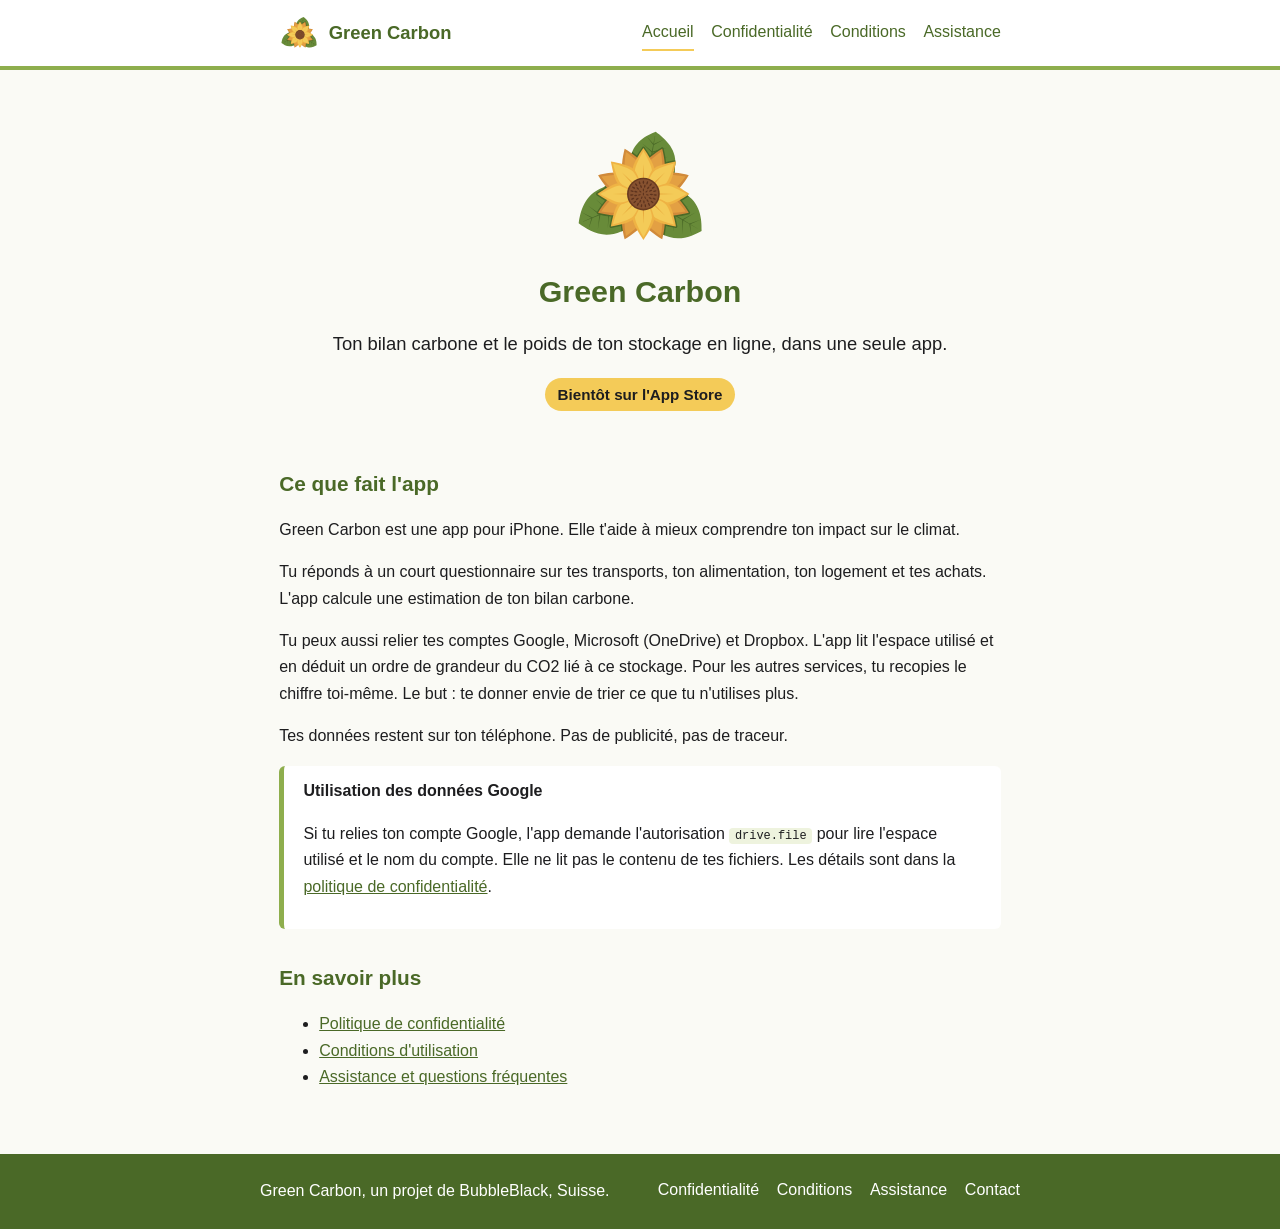
<file: index.html>
<!DOCTYPE html>
<html lang="fr">
<head>
<meta charset="utf-8">
<meta name="viewport" content="width=device-width, initial-scale=1">
<title>Green Carbon : ton bilan carbone et le poids de ton stockage en ligne</title>
<meta name="description" content="Green Carbon est une app iOS qui calcule ton bilan carbone et montre le poids CO2 de ton stockage en ligne.">
<link rel="stylesheet" href="style.css">
<link rel="icon" href="logo.svg" type="image/svg+xml">
<!-- À VÉRIFIER : si tu choisis la vérification Search Console par balise meta, colle ici la balise <meta name="google-site-verification" content="..."> (uniquement dans index.html). -->
</head>
<body>
<header class="site"><div class="bar">
<a class="marque" href="index.html"><img src="logo.svg" alt="" width="40" height="40">Green Carbon</a>
<nav aria-label="Navigation principale">
<a href="index.html" aria-current="page">Accueil</a>
<a href="confidentialite.html">Confidentialité</a>
<a href="conditions.html">Conditions</a>
<a href="assistance.html">Assistance</a>
</nav></div></header>
<main>
<div class="hero">
<img src="logo.svg" alt="Logo Green Carbon" width="140" height="140">
<h1>Green Carbon</h1>
<p class="accroche">Ton bilan carbone et le poids de ton stockage en ligne, dans une seule app.</p>
<p><span class="badge">Bientôt sur l'App Store</span></p>
</div>
<h2>Ce que fait l'app</h2>
<p>Green Carbon est une app pour iPhone. Elle t'aide à mieux comprendre ton impact sur le climat.</p>
<p>Tu réponds à un court questionnaire sur tes transports, ton alimentation, ton logement et tes achats. L'app calcule une estimation de ton bilan carbone.</p>
<p>Tu peux aussi relier tes comptes Google, Microsoft (OneDrive) et Dropbox. L'app lit l'espace utilisé et en déduit un ordre de grandeur du CO2 lié à ce stockage. Pour les autres services, tu recopies le chiffre toi-même. Le but : te donner envie de trier ce que tu n'utilises plus.</p>
<p>Tes données restent sur ton téléphone. Pas de publicité, pas de traceur.</p>
<div class="resume"><strong>Utilisation des données Google</strong>
<p>Si tu relies ton compte Google, l'app demande l'autorisation <code>drive.file</code> pour lire l'espace utilisé et le nom du compte. Elle ne lit pas le contenu de tes fichiers. Les détails sont dans la <a href="confidentialite.html">politique de confidentialité</a>.</p></div>
<h2>En savoir plus</h2>
<ul>
<li><a href="confidentialite.html">Politique de confidentialité</a></li>
<li><a href="conditions.html">Conditions d'utilisation</a></li>
<li><a href="assistance.html">Assistance et questions fréquentes</a></li>
</ul>
<!-- À VÉRIFIER : le nom affiché ici ("Green Carbon") doit être exactement le même que le champ "Nom de l'application" de l'écran de consentement Google et que le nom sur l'App Store. Dans le code, certains textes écrivent "GreenCarbone" : choisis une orthographe et garde-la partout. -->
<!-- À VÉRIFIER : ajoute le lien du badge App Store quand l'app sera publiée. -->
</main>
<footer><div class="bar"><span>Green Carbon, un projet de BubbleBlack, Suisse.</span>
<nav aria-label="Pied de page"><a href="confidentialite.html">Confidentialité</a><a href="conditions.html">Conditions</a><a href="assistance.html">Assistance</a><a href="mailto:bubbleblack_@hotmail.com">Contact</a></nav></div></footer>
</body>
</html>
</file>
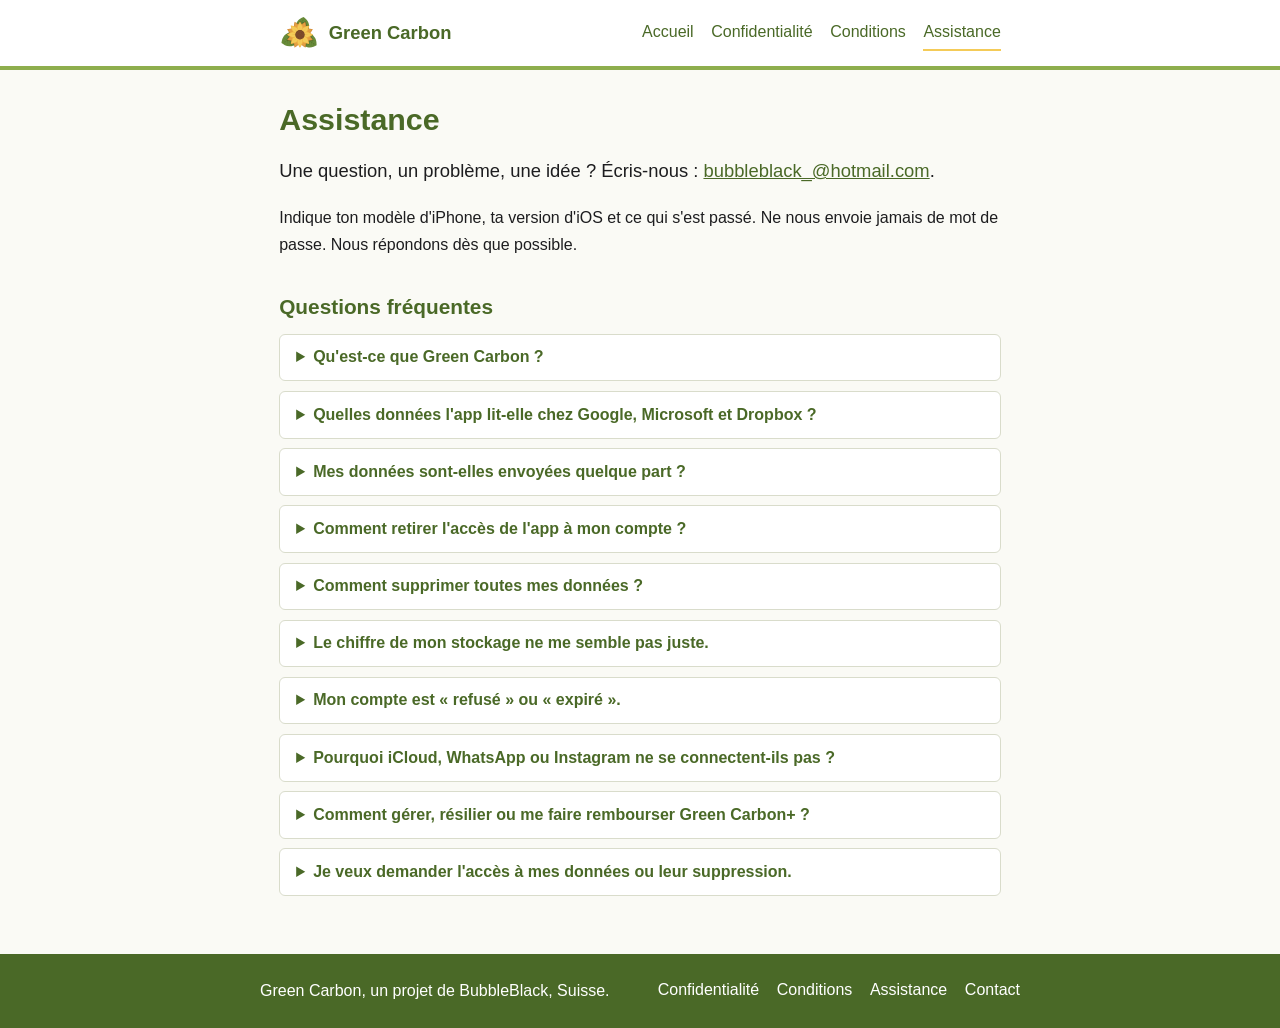
<file: assistance.html>
<!DOCTYPE html>
<html lang="fr">
<head>
<meta charset="utf-8">
<meta name="viewport" content="width=device-width, initial-scale=1">
<title>Assistance – Green Carbon</title>
<meta name="description" content="Questions fréquentes et contact pour l'app Green Carbon.">
<link rel="stylesheet" href="style.css">
<link rel="icon" href="logo.svg" type="image/svg+xml">
<!-- À VÉRIFIER : si tu choisis la vérification Search Console par balise meta, colle ici la balise <meta name="google-site-verification" content="..."> (uniquement dans index.html). -->
</head>
<body>
<header class="site"><div class="bar">
<a class="marque" href="index.html"><img src="logo.svg" alt="" width="40" height="40">Green Carbon</a>
<nav aria-label="Navigation principale">
<a href="index.html">Accueil</a>
<a href="confidentialite.html">Confidentialité</a>
<a href="conditions.html">Conditions</a>
<a href="assistance.html" aria-current="page">Assistance</a>
</nav></div></header>
<main>
<h1>Assistance</h1>
<p class="accroche">Une question, un problème, une idée ? Écris-nous : <a href="mailto:bubbleblack_@hotmail.com?subject=Green%20Carbon%20-%20Assistance">bubbleblack_@hotmail.com</a>.</p>
<p>Indique ton modèle d'iPhone, ta version d'iOS et ce qui s'est passé. Ne nous envoie jamais de mot de passe. Nous répondons dès que possible.</p>
<!-- À VÉRIFIER : n'annonce un délai de réponse (par exemple "sous 3 jours") que si tu es sûr de le tenir. -->

<h2>Questions fréquentes</h2>

<details><summary>Qu'est-ce que Green Carbon ?</summary>
<p>Une app pour iPhone qui estime ton bilan carbone avec un questionnaire et qui montre le poids CO2 de ton stockage en ligne.</p></details>

<details><summary>Quelles données l'app lit-elle chez Google, Microsoft et Dropbox ?</summary>
<p>Seulement l'espace utilisé, le quota et le nom ou l'adresse e-mail du compte. Jamais ton mot de passe, jamais le contenu de tes fichiers. Détails dans la <a href="confidentialite.html#google">politique de confidentialité</a>.</p></details>

<details><summary>Mes données sont-elles envoyées quelque part ?</summary>
<p>Non, elles restent sur ton téléphone. Une seule exception : si tu réponds au sondage quand tu supprimes tous tes comptes, ta réponse est envoyée, sans ton nom ni ton e-mail.</p></details>

<details><summary>Comment retirer l'accès de l'app à mon compte ?</summary>
<p>Dans l'app, supprime le compte. Pour retirer aussi l'autorisation chez le service :</p>
<ul>
<li><a href="https://myaccount.google.com/connections">Google</a></li>
<li><a href="https://account.live.com/consent/Manage">Microsoft</a></li>
<li><a href="https://www.dropbox.com/account/connected_apps">Dropbox</a></li>
</ul></details>

<details><summary>Comment supprimer toutes mes données ?</summary>
<p>Dans l'app : menu … &gt; Supprimer tous les comptes. Ensuite, supprime l'app. Retire aussi les autorisations chez les services avec les liens ci-dessus.</p></details>

<details><summary>Le chiffre de mon stockage ne me semble pas juste.</summary>
<p>Chez Google, le chiffre compte Drive, Gmail et Google Photos ensemble. Chez Microsoft, il peut inclure les pièces jointes Outlook.com. Les résultats en CO2 sont des ordres de grandeur, pas des mesures exactes.</p></details>

<details><summary>Mon compte est « refusé » ou « expiré ».</summary>
<p>L'autorisation a peut-être été retirée ou elle a expiré. Supprime le compte dans l'app, puis ajoute-le à nouveau.</p></details>

<details><summary>Pourquoi iCloud, WhatsApp ou Instagram ne se connectent-ils pas ?</summary>
<p>Ces services n'ont pas d'API publique pour lire l'espace utilisé. Tu recopies le chiffre toi-même dans l'app.</p></details>

<details><summary>Comment gérer, résilier ou me faire rembourser Green Carbon+ ?</summary>
<p>L'abonnement passe par Apple. Pour le résilier : Réglages &gt; ton nom &gt; Abonnements &gt; Green Carbon. Pour un remboursement : <a href="https://reportaproblem.apple.com">reportaproblem.apple.com</a>. Pour retrouver ton abonnement sur un nouvel appareil, utilise « Restaurer les achats » dans l'app.</p>
<!-- À VÉRIFIER : vérifie que le bouton « Restaurer les achats » est bien visible dans l'app (le code a une fonction restore(), mais je n'ai pas vérifié l'écran). -->
</details>

<details><summary>Je veux demander l'accès à mes données ou leur suppression.</summary>
<p>Écris à <a href="mailto:bubbleblack_@hotmail.com">bubbleblack_@hotmail.com</a>. Voir aussi « Tes droits » dans la <a href="confidentialite.html">politique de confidentialité</a>.</p></details>
</main>
<footer><div class="bar"><span>Green Carbon, un projet de BubbleBlack, Suisse.</span>
<nav aria-label="Pied de page"><a href="confidentialite.html">Confidentialité</a><a href="conditions.html">Conditions</a><a href="assistance.html">Assistance</a><a href="mailto:bubbleblack_@hotmail.com">Contact</a></nav></div></footer>
</body>
</html>
</file>
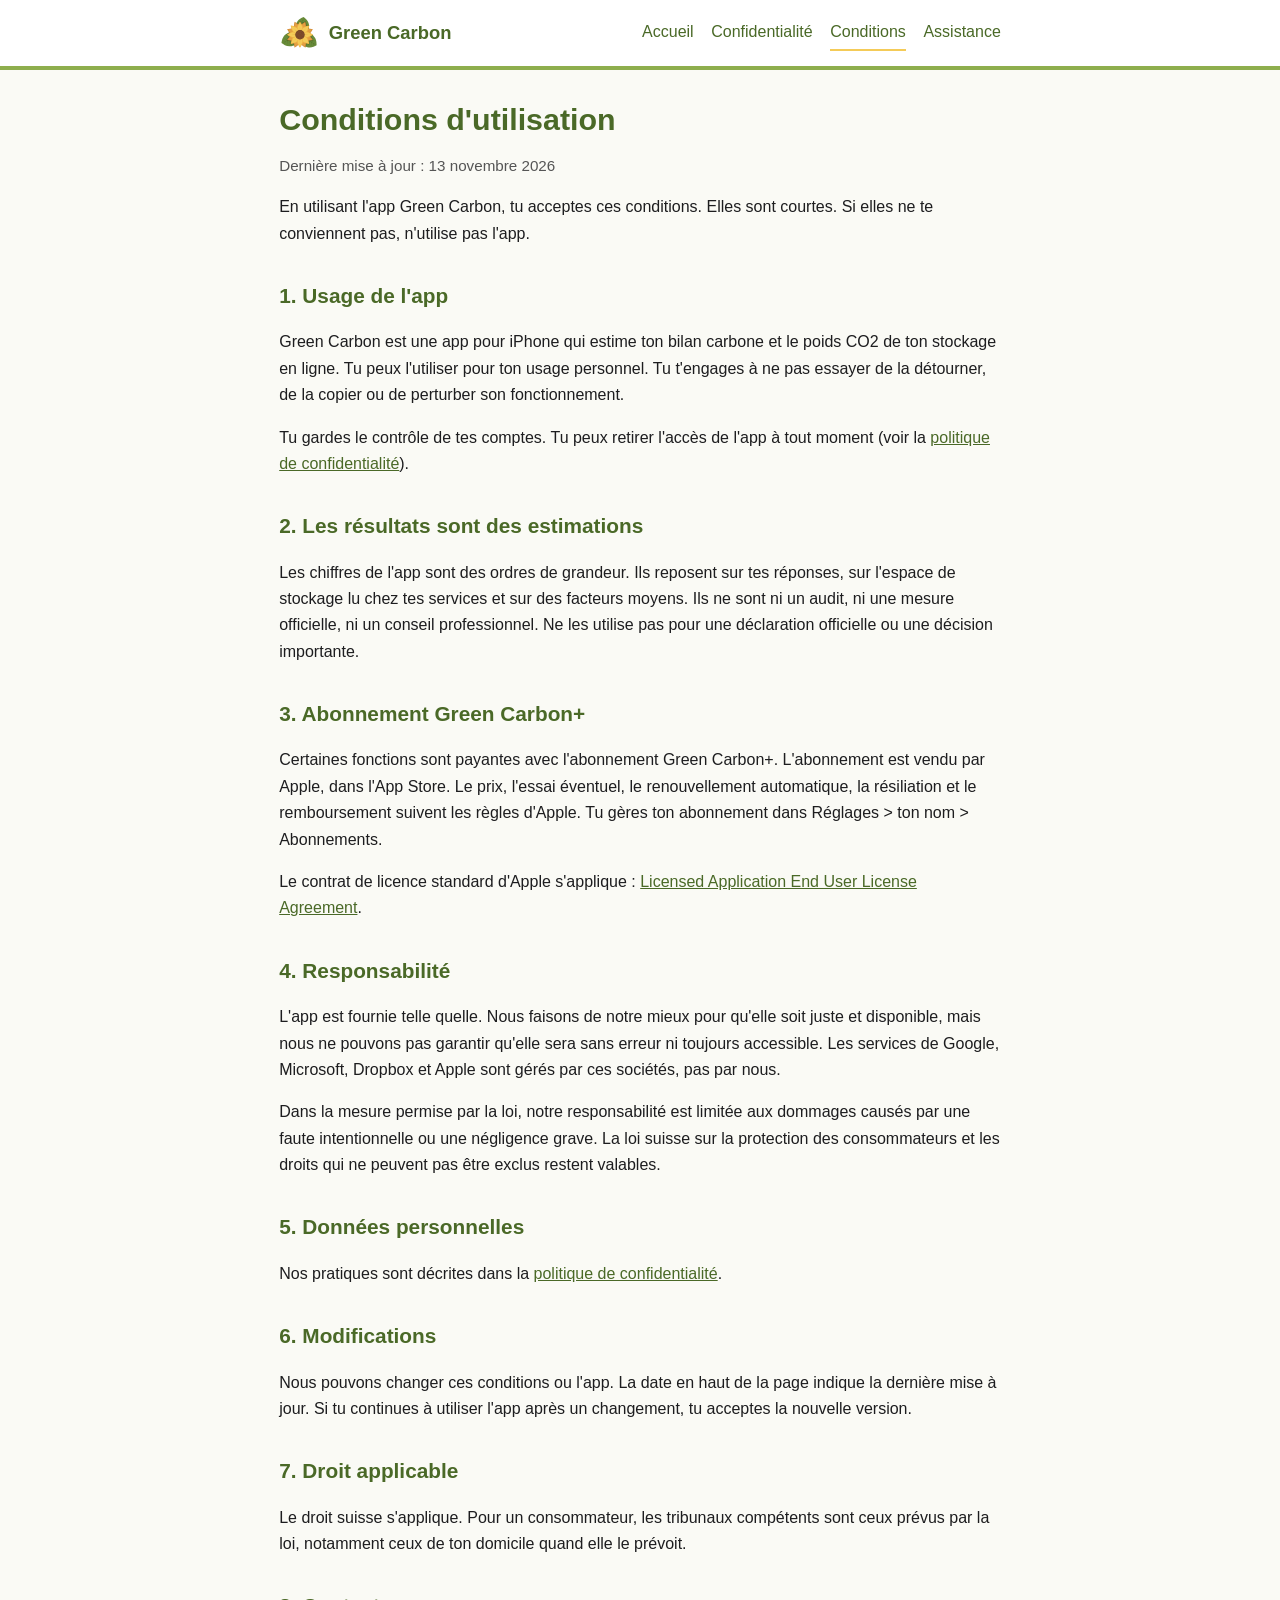
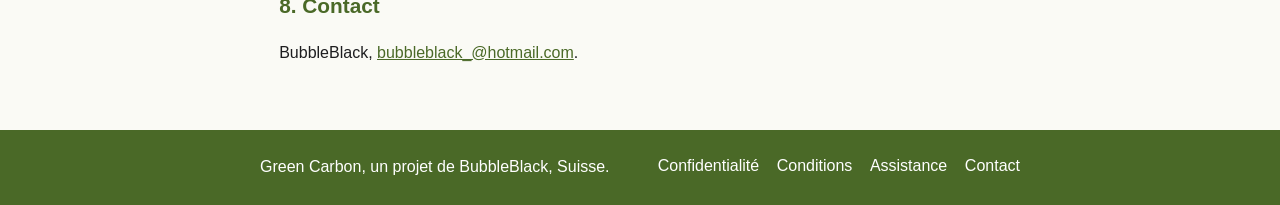
<file: conditions.html>
<!DOCTYPE html>
<html lang="fr">
<head>
<meta charset="utf-8">
<meta name="viewport" content="width=device-width, initial-scale=1">
<title>Conditions d'utilisation – Green Carbon</title>
<meta name="description" content="Conditions d'utilisation de l'app Green Carbon.">
<link rel="stylesheet" href="style.css">
<link rel="icon" href="logo.svg" type="image/svg+xml">
<!-- À VÉRIFIER : si tu choisis la vérification Search Console par balise meta, colle ici la balise <meta name="google-site-verification" content="..."> (uniquement dans index.html). -->
</head>
<body>
<header class="site"><div class="bar">
<a class="marque" href="index.html"><img src="logo.svg" alt="" width="40" height="40">Green Carbon</a>
<nav aria-label="Navigation principale">
<a href="index.html">Accueil</a>
<a href="confidentialite.html">Confidentialité</a>
<a href="conditions.html" aria-current="page">Conditions</a>
<a href="assistance.html">Assistance</a>
</nav></div></header>
<main>
<h1>Conditions d'utilisation</h1>
<p class="maj">Dernière mise à jour : 13 novembre 2026</p>
<!-- À VÉRIFIER : ces conditions sont un texte simple écrit pour toi, pas un avis juridique. Relis-les. Ajoute un juriste si tu vends beaucoup. -->
<p>En utilisant l'app Green Carbon, tu acceptes ces conditions. Elles sont courtes. Si elles ne te conviennent pas, n'utilise pas l'app.</p>

<h2>1. Usage de l'app</h2>
<p>Green Carbon est une app pour iPhone qui estime ton bilan carbone et le poids CO2 de ton stockage en ligne. Tu peux l'utiliser pour ton usage personnel. Tu t'engages à ne pas essayer de la détourner, de la copier ou de perturber son fonctionnement.</p>
<p>Tu gardes le contrôle de tes comptes. Tu peux retirer l'accès de l'app à tout moment (voir la <a href="confidentialite.html#google">politique de confidentialité</a>).</p>

<h2>2. Les résultats sont des estimations</h2>
<p>Les chiffres de l'app sont des ordres de grandeur. Ils reposent sur tes réponses, sur l'espace de stockage lu chez tes services et sur des facteurs moyens. Ils ne sont ni un audit, ni une mesure officielle, ni un conseil professionnel. Ne les utilise pas pour une déclaration officielle ou une décision importante.</p>

<h2>3. Abonnement Green Carbon+</h2>
<p>Certaines fonctions sont payantes avec l'abonnement Green Carbon+. L'abonnement est vendu par Apple, dans l'App Store. Le prix, l'essai éventuel, le renouvellement automatique, la résiliation et le remboursement suivent les règles d'Apple. Tu gères ton abonnement dans Réglages &gt; ton nom &gt; Abonnements.</p>
<p>Le contrat de licence standard d'Apple s'applique : <a href="https://www.apple.com/legal/internet-services/itunes/dev/stdeula/">Licensed Application End User License Agreement</a>.</p>
<!-- À VÉRIFIER : l'app propose un abonnement mensuel et annuel (et peut-être un essai gratuit pour l'annuel). Je n'ai écrit aucun prix. Si tu utilises le contrat standard d'Apple, c'est bon. Si tu fournis ton propre contrat, change ce paragraphe. -->

<h2>4. Responsabilité</h2>
<p>L'app est fournie telle quelle. Nous faisons de notre mieux pour qu'elle soit juste et disponible, mais nous ne pouvons pas garantir qu'elle sera sans erreur ni toujours accessible. Les services de Google, Microsoft, Dropbox et Apple sont gérés par ces sociétés, pas par nous.</p>
<p>Dans la mesure permise par la loi, notre responsabilité est limitée aux dommages causés par une faute intentionnelle ou une négligence grave. La loi suisse sur la protection des consommateurs et les droits qui ne peuvent pas être exclus restent valables.</p>

<h2>5. Données personnelles</h2>
<p>Nos pratiques sont décrites dans la <a href="confidentialite.html">politique de confidentialité</a>.</p>

<h2>6. Modifications</h2>
<p>Nous pouvons changer ces conditions ou l'app. La date en haut de la page indique la dernière mise à jour. Si tu continues à utiliser l'app après un changement, tu acceptes la nouvelle version.</p>

<h2>7. Droit applicable</h2>
<p>Le droit suisse s'applique. Pour un consommateur, les tribunaux compétents sont ceux prévus par la loi, notamment ceux de ton domicile quand elle le prévoit.</p>
<!-- À VÉRIFIER : choisis si tu veux fixer un for (par exemple Vevey / Riviera-Pays-d'Enhaut). Pour un consommateur, le for au domicile ne peut pas toujours être exclu. -->

<h2>8. Contact</h2>
<p>BubbleBlack, <a href="mailto:bubbleblack_@hotmail.com">bubbleblack_@hotmail.com</a>.</p>
</main>
<footer><div class="bar"><span>Green Carbon, un projet de BubbleBlack, Suisse.</span>
<nav aria-label="Pied de page"><a href="confidentialite.html">Confidentialité</a><a href="conditions.html">Conditions</a><a href="assistance.html">Assistance</a><a href="mailto:bubbleblack_@hotmail.com">Contact</a></nav></div></footer>
</body>
</html>
</file>
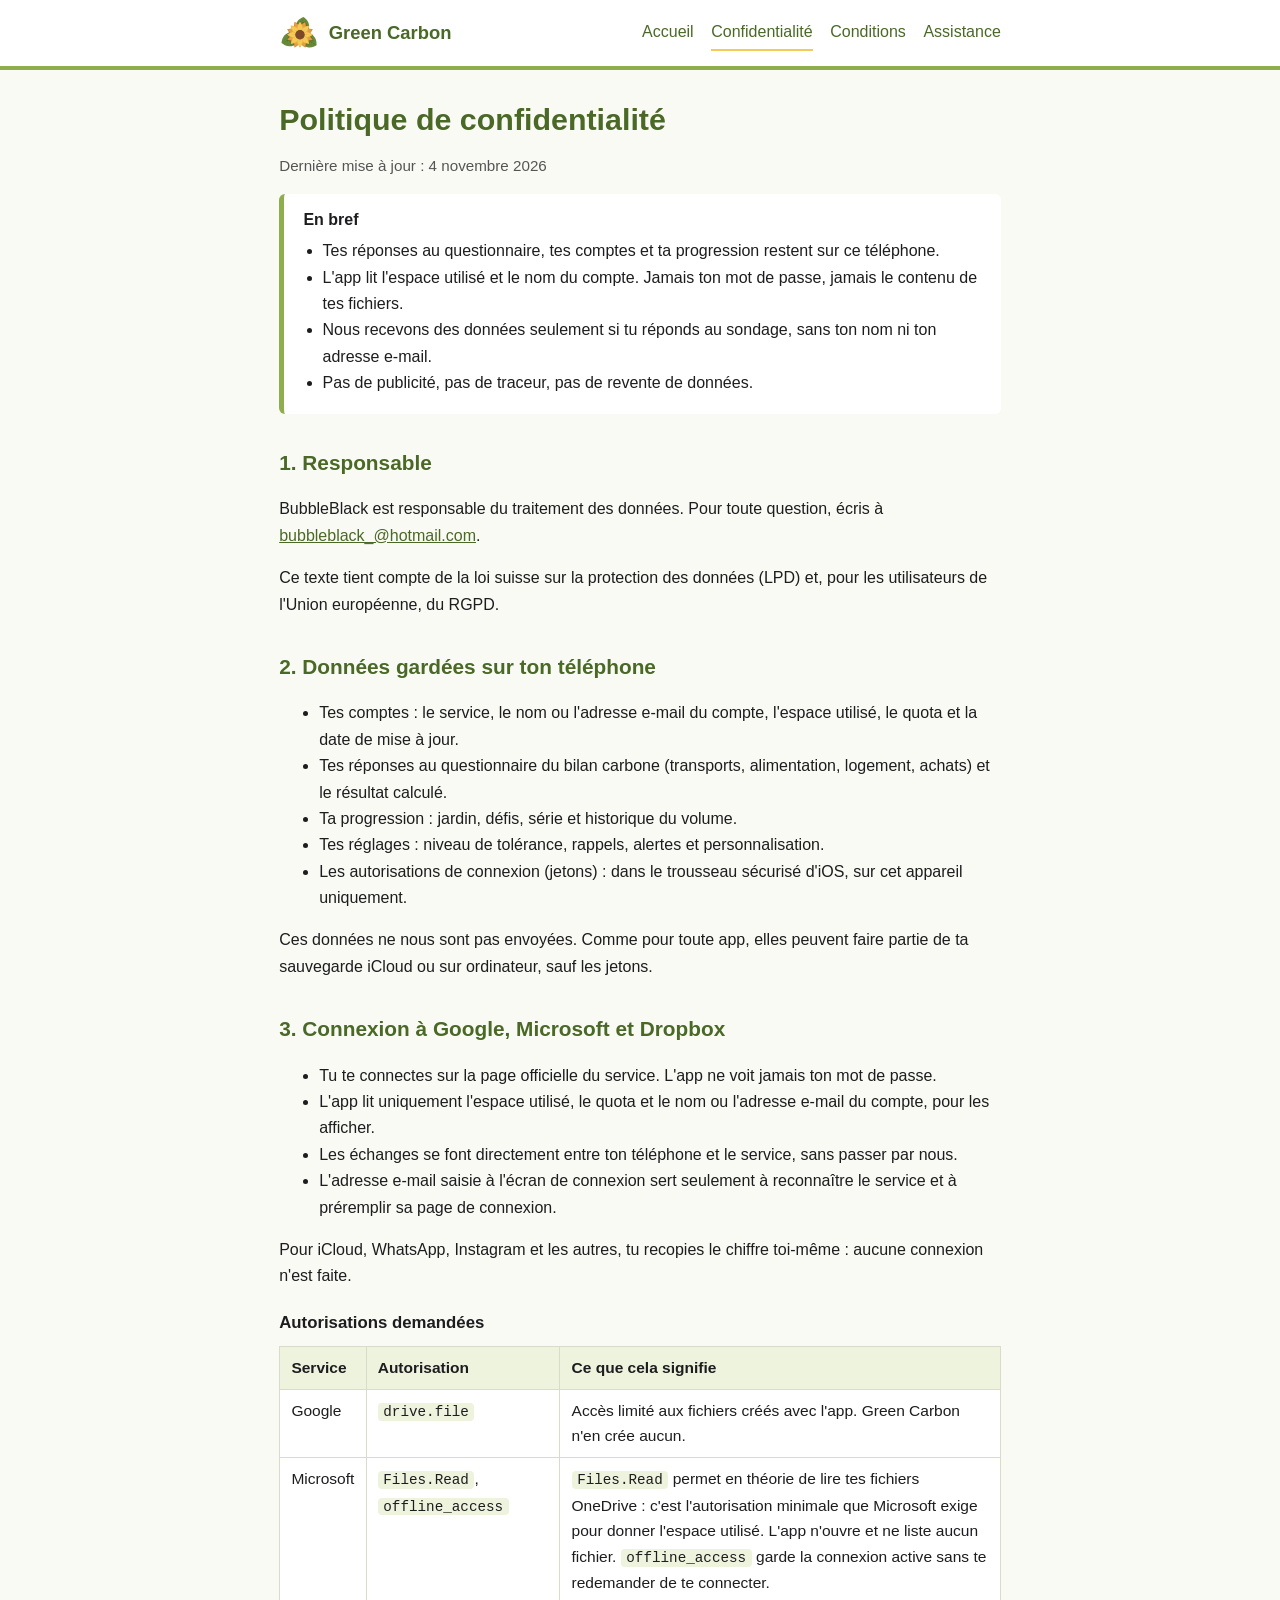
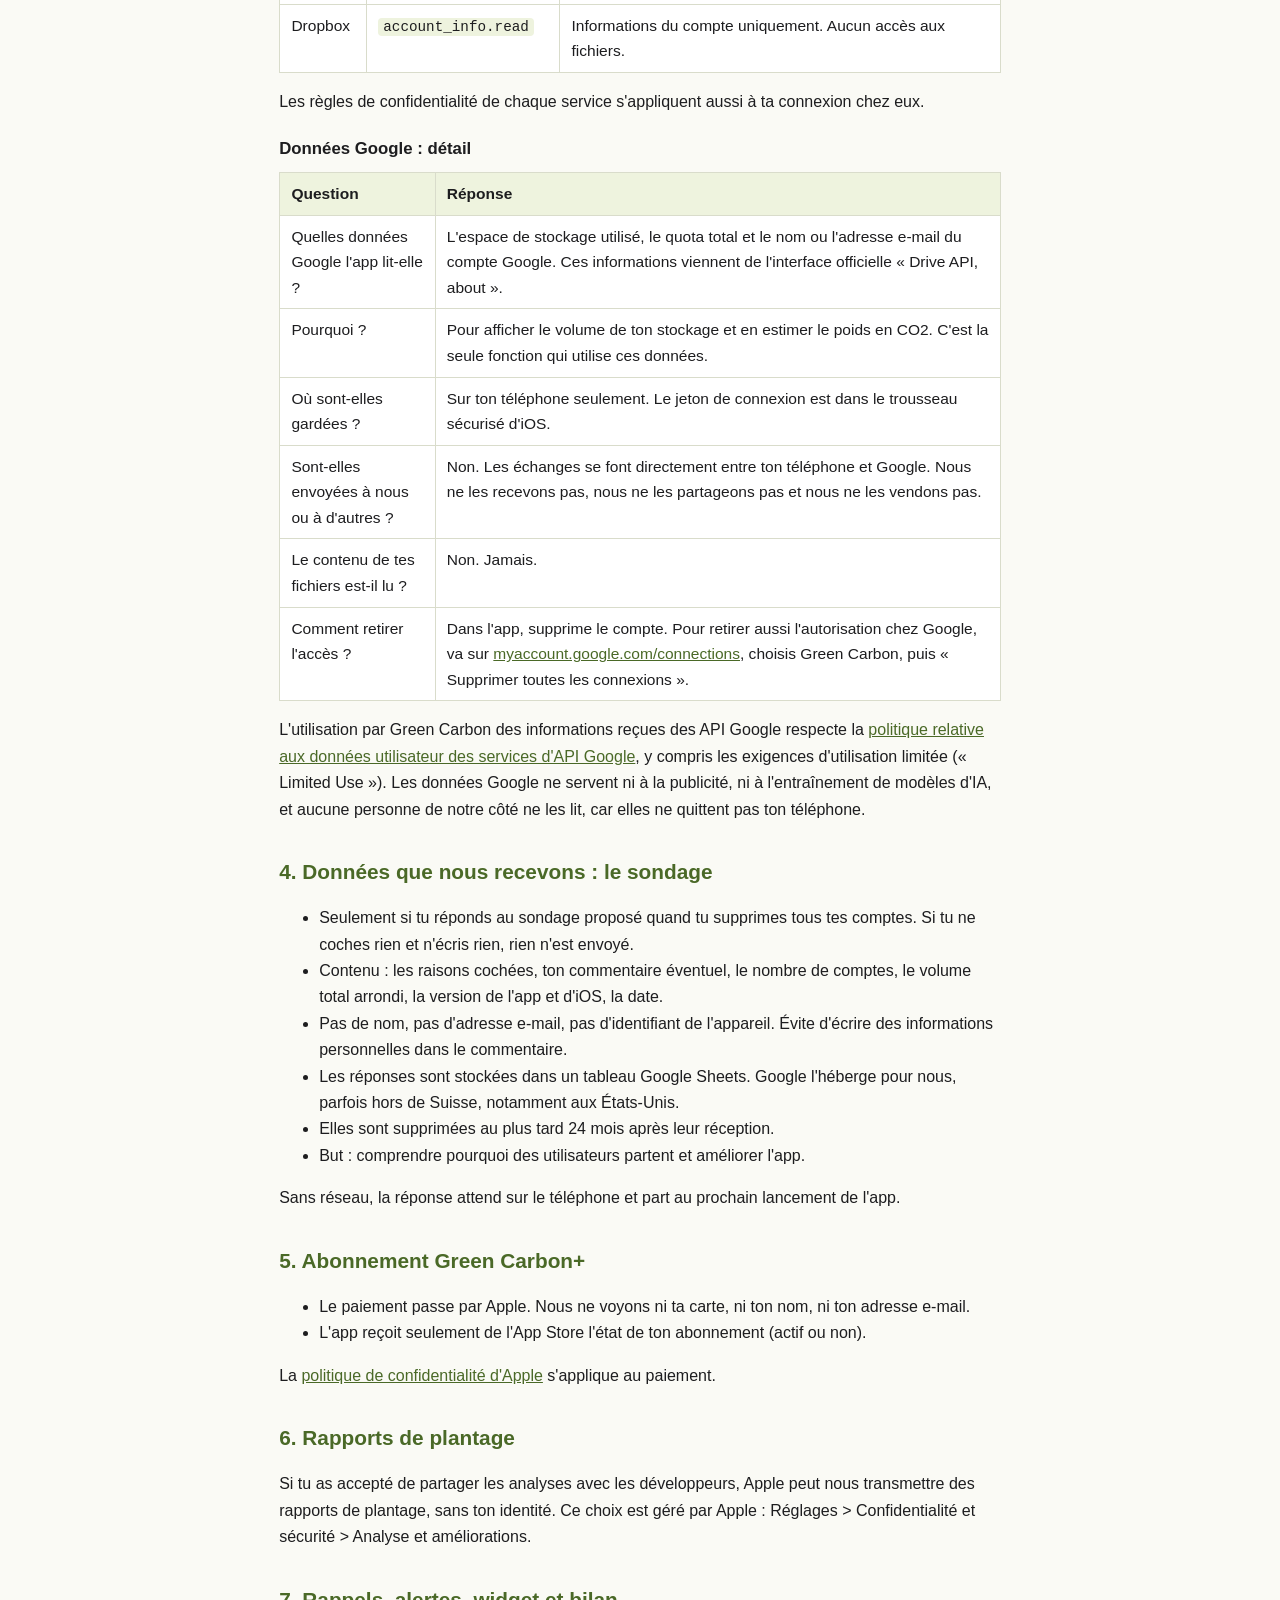
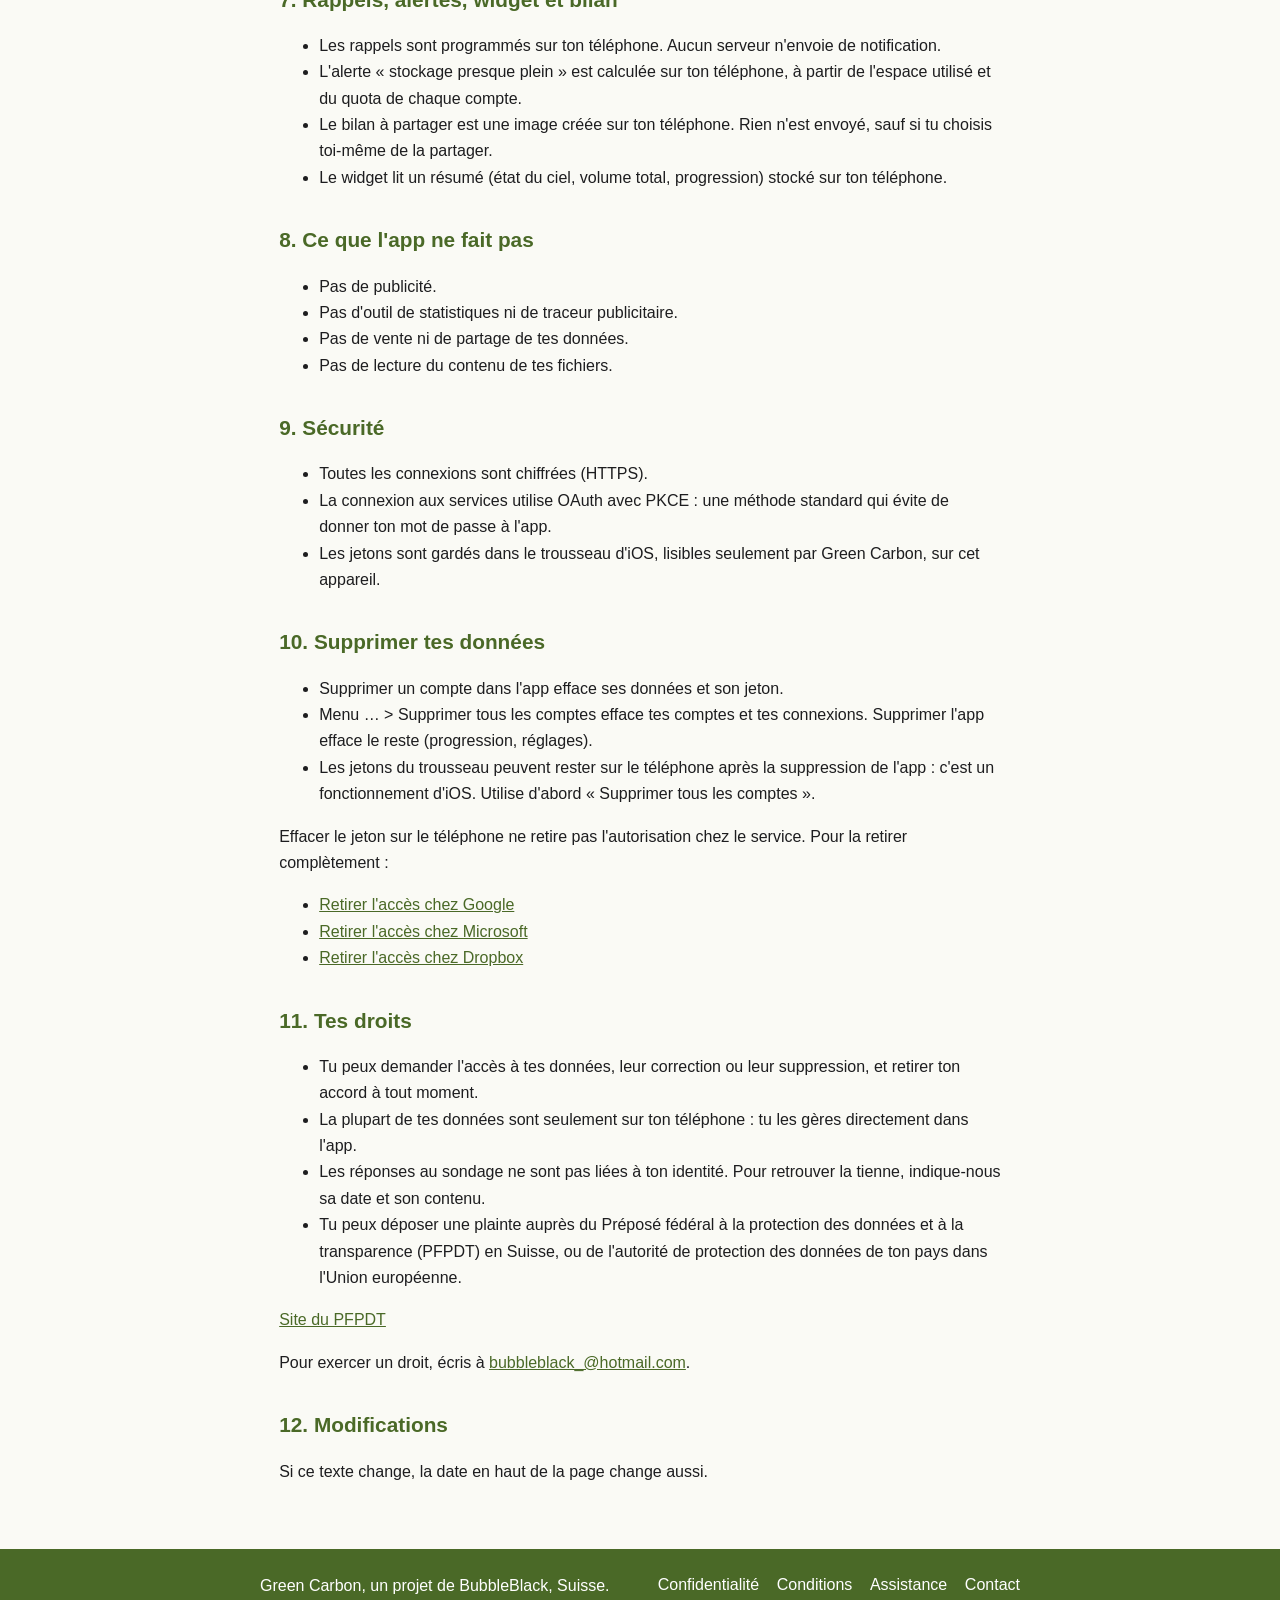
<file: confidentialite.html>
<!DOCTYPE html>
<html lang="fr">
<head>
<meta charset="utf-8">
<meta name="viewport" content="width=device-width, initial-scale=1">
<title>Politique de confidentialité – Green Carbon</title>
<meta name="description" content="Politique de confidentialité de l'app Green Carbon : quelles données, pourquoi, où elles sont gardées, et tes droits.">
<link rel="stylesheet" href="style.css">
<link rel="icon" href="logo.svg" type="image/svg+xml">
<!-- À VÉRIFIER : si tu choisis la vérification Search Console par balise meta, colle ici la balise <meta name="google-site-verification" content="..."> (uniquement dans index.html). -->
</head>
<body>
<header class="site"><div class="bar">
<a class="marque" href="index.html"><img src="logo.svg" alt="" width="40" height="40">Green Carbon</a>
<nav aria-label="Navigation principale">
<a href="index.html">Accueil</a>
<a href="confidentialite.html" aria-current="page">Confidentialité</a>
<a href="conditions.html">Conditions</a>
<a href="assistance.html">Assistance</a>
</nav></div></header>
<main>
<h1>Politique de confidentialité</h1>
<p class="maj">Dernière mise à jour : 4 novembre 2026</p>
<!-- À VÉRIFIER : cette date doit être la même que LegalInfo.privacyLastUpdated dans l'app (4 novembre 2026). Si tu modifies ce texte, change la date ici ET dans l'app. -->

<div class="resume"><strong>En bref</strong>
<ul>
<li>Tes réponses au questionnaire, tes comptes et ta progression restent sur ce téléphone.</li>
<li>L'app lit l'espace utilisé et le nom du compte. Jamais ton mot de passe, jamais le contenu de tes fichiers.</li>
<li>Nous recevons des données seulement si tu réponds au sondage, sans ton nom ni ton adresse e-mail.</li>
<li>Pas de publicité, pas de traceur, pas de revente de données.</li>
</ul></div>

<h2>1. Responsable</h2>
<p>BubbleBlack est responsable du traitement des données. Pour toute question, écris à <a href="mailto:bubbleblack_@hotmail.com">bubbleblack_@hotmail.com</a>.</p>
<p>Ce texte tient compte de la loi suisse sur la protection des données (LPD) et, pour les utilisateurs de l'Union européenne, du RGPD.</p>
<!-- À VÉRIFIER : l'app indique seulement "BubbleBlack" et un e-mail, sans adresse postale. La LPD (art. 19) demande l'identité et les coordonnées du responsable ; une adresse e-mail peut suffire, mais Apple et Google peuvent demander une adresse postale. Décide si tu en ajoutes une. -->

<h2>2. Données gardées sur ton téléphone</h2>
<ul>
<li>Tes comptes : le service, le nom ou l'adresse e-mail du compte, l'espace utilisé, le quota et la date de mise à jour.</li>
<li>Tes réponses au questionnaire du bilan carbone (transports, alimentation, logement, achats) et le résultat calculé.</li>
<li>Ta progression : jardin, défis, série et historique du volume.</li>
<li>Tes réglages : niveau de tolérance, rappels, alertes et personnalisation.</li>
<li>Les autorisations de connexion (jetons) : dans le trousseau sécurisé d'iOS, sur cet appareil uniquement.</li>
</ul>
<p>Ces données ne nous sont pas envoyées. Comme pour toute app, elles peuvent faire partie de ta sauvegarde iCloud ou sur ordinateur, sauf les jetons.</p>

<h2 id="google">3. Connexion à Google, Microsoft et Dropbox</h2>
<ul>
<li>Tu te connectes sur la page officielle du service. L'app ne voit jamais ton mot de passe.</li>
<li>L'app lit uniquement l'espace utilisé, le quota et le nom ou l'adresse e-mail du compte, pour les afficher.</li>
<li>Les échanges se font directement entre ton téléphone et le service, sans passer par nous.</li>
<li>L'adresse e-mail saisie à l'écran de connexion sert seulement à reconnaître le service et à préremplir sa page de connexion.</li>
</ul>
<p>Pour iCloud, WhatsApp, Instagram et les autres, tu recopies le chiffre toi-même : aucune connexion n'est faite.</p>

<h3>Autorisations demandées</h3>
<table>
<thead><tr><th>Service</th><th>Autorisation</th><th>Ce que cela signifie</th></tr></thead>
<tbody>
<tr><td>Google</td><td><code>drive.file</code></td><td>Accès limité aux fichiers créés avec l'app. Green Carbon n'en crée aucun.</td></tr>
<tr><td>Microsoft</td><td><code>Files.Read</code>, <code>offline_access</code></td><td><code>Files.Read</code> permet en théorie de lire tes fichiers OneDrive : c'est l'autorisation minimale que Microsoft exige pour donner l'espace utilisé. L'app n'ouvre et ne liste aucun fichier. <code>offline_access</code> garde la connexion active sans te redemander de te connecter.</td></tr>
<tr><td>Dropbox</td><td><code>account_info.read</code></td><td>Informations du compte uniquement. Aucun accès aux fichiers.</td></tr>
</tbody></table>
<p>Les règles de confidentialité de chaque service s'appliquent aussi à ta connexion chez eux.</p>

<h3>Données Google : détail</h3>
<table>
<thead><tr><th>Question</th><th>Réponse</th></tr></thead>
<tbody>
<tr><td>Quelles données Google l'app lit-elle ?</td><td>L'espace de stockage utilisé, le quota total et le nom ou l'adresse e-mail du compte Google. Ces informations viennent de l'interface officielle « Drive API, about ».</td></tr>
<tr><td>Pourquoi ?</td><td>Pour afficher le volume de ton stockage et en estimer le poids en CO2. C'est la seule fonction qui utilise ces données.</td></tr>
<tr><td>Où sont-elles gardées ?</td><td>Sur ton téléphone seulement. Le jeton de connexion est dans le trousseau sécurisé d'iOS.</td></tr>
<tr><td>Sont-elles envoyées à nous ou à d'autres ?</td><td>Non. Les échanges se font directement entre ton téléphone et Google. Nous ne les recevons pas, nous ne les partageons pas et nous ne les vendons pas.</td></tr>
<tr><td>Le contenu de tes fichiers est-il lu ?</td><td>Non. Jamais.</td></tr>
<tr><td>Comment retirer l'accès ?</td><td>Dans l'app, supprime le compte. Pour retirer aussi l'autorisation chez Google, va sur <a href="https://myaccount.google.com/connections">myaccount.google.com/connections</a>, choisis Green Carbon, puis « Supprimer toutes les connexions ».</td></tr>
</tbody></table>
<p>L'utilisation par Green Carbon des informations reçues des API Google respecte la <a href="https://developers.google.com/terms/api-services-user-data-policy">politique relative aux données utilisateur des services d'API Google</a>, y compris les exigences d'utilisation limitée (« Limited Use »). Les données Google ne servent ni à la publicité, ni à l'entraînement de modèles d'IA, et aucune personne de notre côté ne les lit, car elles ne quittent pas ton téléphone.</p>
<!-- À VÉRIFIER : la phrase Limited Use n'est exigée par Google que pour les portées sensibles ou restreintes ; drive.file est non sensible. Je l'ai gardée par précaution car elle est exacte. Tu peux la supprimer sans problème. La mention "entraînement de modèles d'IA" n'est pas dans la politique de l'app : vérifie qu'elle est vraie (aucun outil d'IA ne reçoit ces données) ou retire-la. -->
<!-- À VÉRIFIER : "Supprimer toutes les connexions" est le libellé actuel dans la page Google, il peut changer. -->

<h2>4. Données que nous recevons : le sondage</h2>
<ul>
<li>Seulement si tu réponds au sondage proposé quand tu supprimes tous tes comptes. Si tu ne coches rien et n'écris rien, rien n'est envoyé.</li>
<li>Contenu : les raisons cochées, ton commentaire éventuel, le nombre de comptes, le volume total arrondi, la version de l'app et d'iOS, la date.</li>
<li>Pas de nom, pas d'adresse e-mail, pas d'identifiant de l'appareil. Évite d'écrire des informations personnelles dans le commentaire.</li>
<li>Les réponses sont stockées dans un tableau Google Sheets. Google l'héberge pour nous, parfois hors de Suisse, notamment aux États-Unis.</li>
<li>Elles sont supprimées au plus tard 24 mois après leur réception.</li>
<li>But : comprendre pourquoi des utilisateurs partent et améliorer l'app.</li>
</ul>
<p>Sans réseau, la réponse attend sur le téléphone et part au prochain lancement de l'app.</p>
<!-- À VÉRIFIER : la durée de 24 mois vient de LegalInfo.feedbackRetentionMonths. Vérifie que le script Google (nettoyage automatique) supprime bien après 24 mois. -->

<h2>5. Abonnement Green Carbon+</h2>
<ul>
<li>Le paiement passe par Apple. Nous ne voyons ni ta carte, ni ton nom, ni ton adresse e-mail.</li>
<li>L'app reçoit seulement de l'App Store l'état de ton abonnement (actif ou non).</li>
</ul>
<p>La <a href="https://www.apple.com/legal/privacy/fr-ww/">politique de confidentialité d'Apple</a> s'applique au paiement.</p>

<h2>6. Rapports de plantage</h2>
<p>Si tu as accepté de partager les analyses avec les développeurs, Apple peut nous transmettre des rapports de plantage, sans ton identité. Ce choix est géré par Apple : Réglages &gt; Confidentialité et sécurité &gt; Analyse et améliorations.</p>

<h2>7. Rappels, alertes, widget et bilan</h2>
<ul>
<li>Les rappels sont programmés sur ton téléphone. Aucun serveur n'envoie de notification.</li>
<li>L'alerte « stockage presque plein » est calculée sur ton téléphone, à partir de l'espace utilisé et du quota de chaque compte.</li>
<li>Le bilan à partager est une image créée sur ton téléphone. Rien n'est envoyé, sauf si tu choisis toi-même de la partager.</li>
<li>Le widget lit un résumé (état du ciel, volume total, progression) stocké sur ton téléphone.</li>
</ul>

<h2>8. Ce que l'app ne fait pas</h2>
<ul>
<li>Pas de publicité.</li>
<li>Pas d'outil de statistiques ni de traceur publicitaire.</li>
<li>Pas de vente ni de partage de tes données.</li>
<li>Pas de lecture du contenu de tes fichiers.</li>
</ul>

<h2>9. Sécurité</h2>
<ul>
<li>Toutes les connexions sont chiffrées (HTTPS).</li>
<li>La connexion aux services utilise OAuth avec PKCE : une méthode standard qui évite de donner ton mot de passe à l'app.</li>
<li>Les jetons sont gardés dans le trousseau d'iOS, lisibles seulement par Green Carbon, sur cet appareil.</li>
</ul>

<h2>10. Supprimer tes données</h2>
<ul>
<li>Supprimer un compte dans l'app efface ses données et son jeton.</li>
<li>Menu … &gt; Supprimer tous les comptes efface tes comptes et tes connexions. Supprimer l'app efface le reste (progression, réglages).</li>
<li>Les jetons du trousseau peuvent rester sur le téléphone après la suppression de l'app : c'est un fonctionnement d'iOS. Utilise d'abord « Supprimer tous les comptes ».</li>
</ul>
<p>Effacer le jeton sur le téléphone ne retire pas l'autorisation chez le service. Pour la retirer complètement :</p>
<ul>
<li><a href="https://myaccount.google.com/connections">Retirer l'accès chez Google</a></li>
<li><a href="https://account.live.com/consent/Manage">Retirer l'accès chez Microsoft</a></li>
<li><a href="https://www.dropbox.com/account/connected_apps">Retirer l'accès chez Dropbox</a></li>
</ul>

<h2>11. Tes droits</h2>
<ul>
<li>Tu peux demander l'accès à tes données, leur correction ou leur suppression, et retirer ton accord à tout moment.</li>
<li>La plupart de tes données sont seulement sur ton téléphone : tu les gères directement dans l'app.</li>
<li>Les réponses au sondage ne sont pas liées à ton identité. Pour retrouver la tienne, indique-nous sa date et son contenu.</li>
<li>Tu peux déposer une plainte auprès du Préposé fédéral à la protection des données et à la transparence (PFPDT) en Suisse, ou de l'autorité de protection des données de ton pays dans l'Union européenne.</li>
</ul>
<p><a href="https://www.edoeb.admin.ch">Site du PFPDT</a></p>
<p>Pour exercer un droit, écris à <a href="mailto:bubbleblack_@hotmail.com">bubbleblack_@hotmail.com</a>.</p>

<h2>12. Modifications</h2>
<p>Si ce texte change, la date en haut de la page change aussi.</p>
</main>
<footer><div class="bar"><span>Green Carbon, un projet de BubbleBlack, Suisse.</span>
<nav aria-label="Pied de page"><a href="confidentialite.html">Confidentialité</a><a href="conditions.html">Conditions</a><a href="assistance.html">Assistance</a><a href="mailto:bubbleblack_@hotmail.com">Contact</a></nav></div></footer>
</body>
</html>
</file>
<file: style.css>
:root{--vert:#8EAE4D;--fonce:#4A6927;--jaune:#F4CB58;--texte:#1d1d1f;--fond:#fafaf5;}
*{box-sizing:border-box}
html{font-size:100%}
body{margin:0;font-family:-apple-system,BlinkMacSystemFont,"Segoe UI",Roboto,Helvetica,Arial,sans-serif;color:var(--texte);background:var(--fond);line-height:1.65}
header.site{background:#fff;border-bottom:4px solid var(--vert)}
.bar{max-width:760px;margin:0 auto;padding:.8rem 1.2rem;display:flex;flex-wrap:wrap;align-items:center;gap:.6rem 1.4rem}
.bar a.marque{display:flex;align-items:center;gap:.6rem;font-weight:700;font-size:1.15rem;color:var(--fonce);text-decoration:none}
.bar img{width:40px;height:40px}
nav{display:flex;flex-wrap:wrap;gap:.2rem 1.1rem;margin-left:auto}
nav a{color:var(--fonce);text-decoration:none;padding:.25rem 0;border-bottom:2px solid transparent}
nav a:hover,nav a[aria-current="page"]{border-bottom-color:var(--jaune)}
main{max-width:760px;margin:0 auto;padding:1.5rem 1.2rem 3rem}
h1{color:var(--fonce);font-size:1.9rem;line-height:1.25;margin:.4rem 0 .8rem}
h2{color:var(--fonce);font-size:1.3rem;margin:2rem 0 .5rem}
h3{font-size:1.05rem;margin:1.2rem 0 .3rem}
a{color:var(--fonce)}
a:focus-visible{outline:3px solid var(--jaune);outline-offset:2px}
.accroche{font-size:1.15rem}
.badge{display:inline-block;background:var(--jaune);color:var(--texte);font-weight:600;padding:.25rem .8rem;border-radius:999px;font-size:.95rem}
.hero{text-align:center;padding:1.5rem 0 .5rem}
.hero img{width:140px;height:140px}
.resume{background:#fff;border-left:5px solid var(--vert);padding:.8rem 1.2rem;border-radius:6px;margin:1rem 0}
.resume ul{margin:.3rem 0;padding-left:1.2rem}
table{border-collapse:collapse;width:100%;margin:.6rem 0;background:#fff}
th,td{border:1px solid #d9dccb;padding:.5rem .7rem;text-align:left;vertical-align:top;font-size:.97rem}
th{background:#eef3de}
code{background:#eef3de;padding:.05rem .35rem;border-radius:4px;font-size:.92em}
details{background:#fff;border:1px solid #d9dccb;border-radius:6px;padding:.6rem 1rem;margin:.6rem 0}
summary{cursor:pointer;font-weight:600;color:var(--fonce)}
.maj{color:#555;font-size:.95rem}
footer{background:var(--fonce);color:#fff;padding:1.2rem}
footer .bar{padding:0}
footer a{color:#fff}
@media (max-width:520px){h1{font-size:1.55rem}nav{margin-left:0}th,td{font-size:.9rem;padding:.4rem}}
</file>
